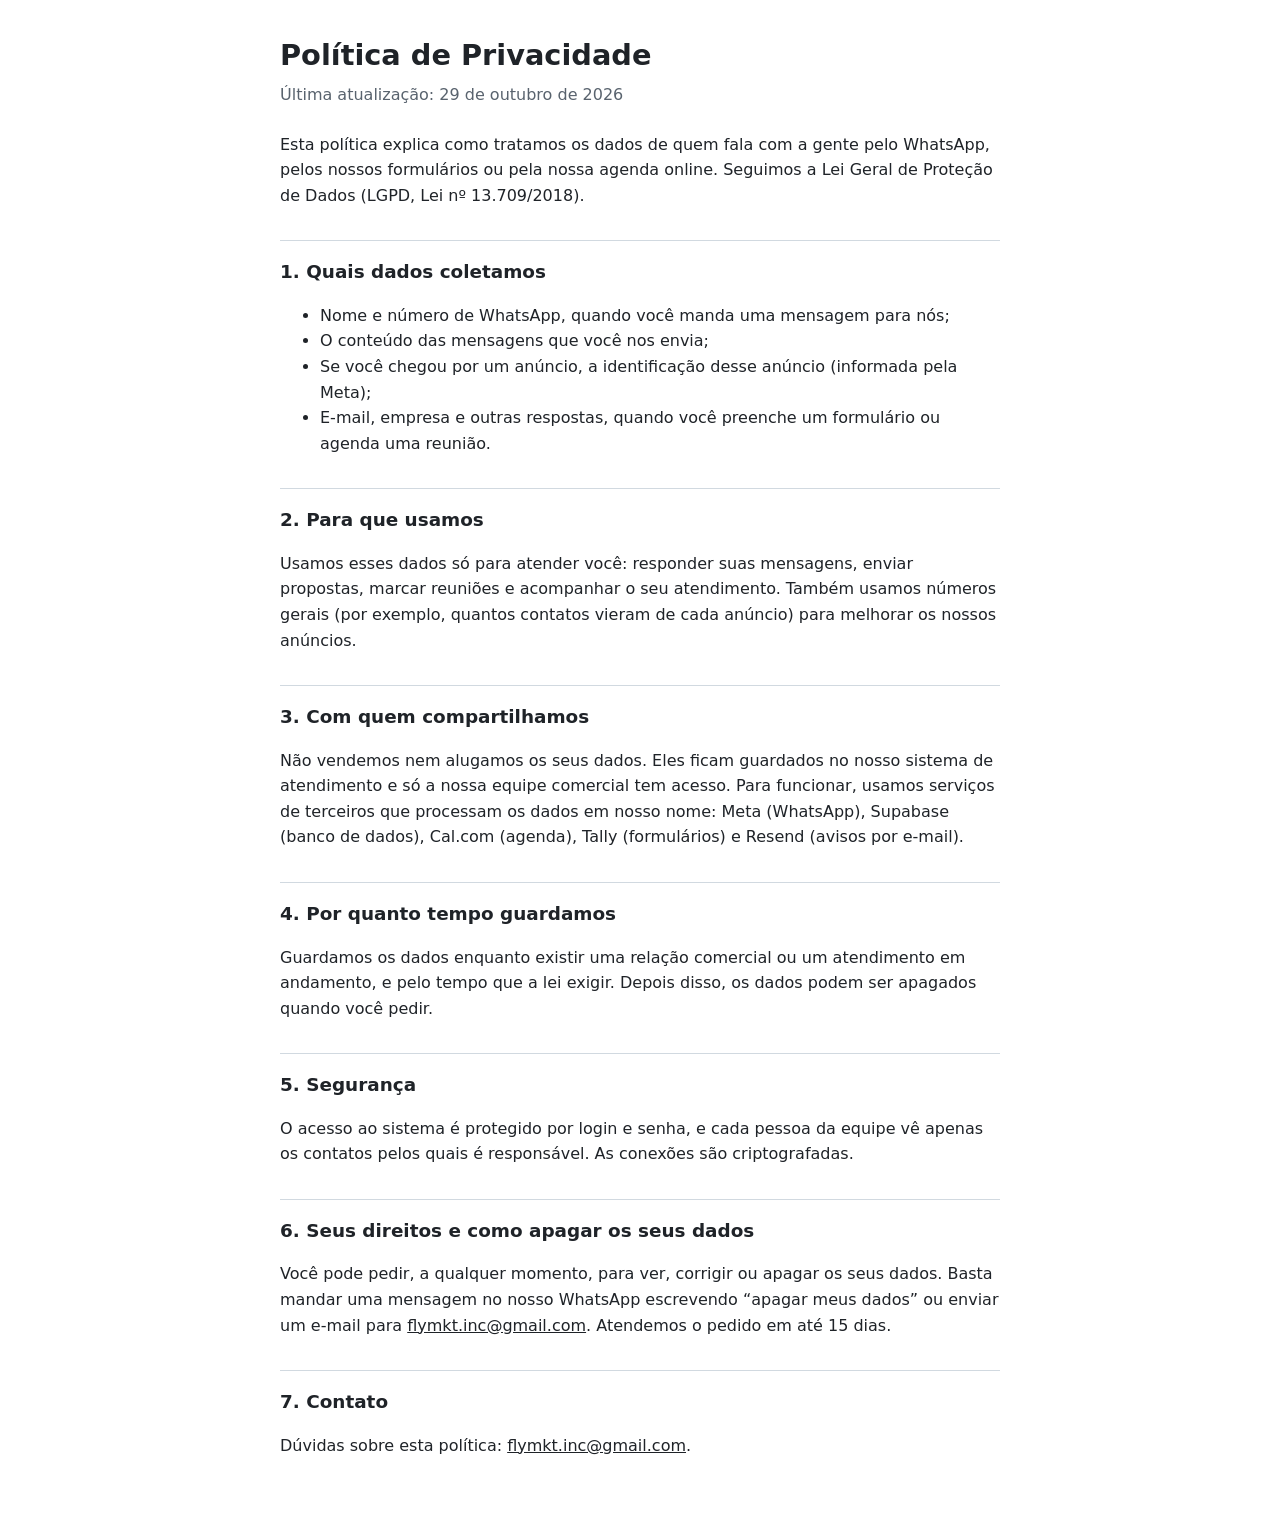
<file: privacidade.html>
<!doctype html>
<html lang="pt-BR">
<head>
  <meta charset="utf-8">
  <meta name="viewport" content="width=device-width, initial-scale=1">
  <meta http-equiv="Content-Security-Policy" content="default-src 'none'; style-src 'unsafe-inline'; base-uri 'none'; form-action 'none'">
  <meta name="referrer" content="no-referrer">
  <title>Política de Privacidade</title>
  <style>
    :root { --fundo: #ffffff; --texto: #1f2328; --suave: #59636e; --linha: #d1d9e0; }
    @media (prefers-color-scheme: dark) {
      :root { --fundo: #0d1117; --texto: #e6edf3; --suave: #9198a1; --linha: #30363d; }
    }
    body { margin: 0; background: var(--fundo); color: var(--texto);
           font: 16px/1.6 system-ui, -apple-system, "Segoe UI", Roboto, sans-serif; }
    main { max-width: 720px; margin: 0 auto; padding: 32px 16px 64px; }
    h1 { font-size: 1.8rem; margin: 0 0 4px; }
    h2 { font-size: 1.15rem; margin: 32px 0 8px; padding-top: 16px; border-top: 1px solid var(--linha); }
    .data { color: var(--suave); margin: 0 0 24px; }
    a { color: inherit; }
  </style>
</head>
<body>
<main>
  <h1>Política de Privacidade</h1>
  <p class="data">Última atualização: 29 de outubro de 2026</p>

  <p>Esta política explica como tratamos os dados de quem fala com a gente pelo WhatsApp,
  pelos nossos formulários ou pela nossa agenda online. Seguimos a Lei Geral de Proteção de
  Dados (LGPD, Lei nº 13.709/2018).</p>

  <h2>1. Quais dados coletamos</h2>
  <ul>
    <li>Nome e número de WhatsApp, quando você manda uma mensagem para nós;</li>
    <li>O conteúdo das mensagens que você nos envia;</li>
    <li>Se você chegou por um anúncio, a identificação desse anúncio (informada pela Meta);</li>
    <li>E-mail, empresa e outras respostas, quando você preenche um formulário ou agenda uma reunião.</li>
  </ul>

  <h2>2. Para que usamos</h2>
  <p>Usamos esses dados só para atender você: responder suas mensagens, enviar propostas,
  marcar reuniões e acompanhar o seu atendimento. Também usamos números gerais (por exemplo,
  quantos contatos vieram de cada anúncio) para melhorar os nossos anúncios.</p>

  <h2>3. Com quem compartilhamos</h2>
  <p>Não vendemos nem alugamos os seus dados. Eles ficam guardados no nosso sistema de
  atendimento e só a nossa equipe comercial tem acesso. Para funcionar, usamos serviços de
  terceiros que processam os dados em nosso nome: Meta (WhatsApp), Supabase (banco de dados),
  Cal.com (agenda), Tally (formulários) e Resend (avisos por e-mail).</p>

  <h2>4. Por quanto tempo guardamos</h2>
  <p>Guardamos os dados enquanto existir uma relação comercial ou um atendimento em andamento,
  e pelo tempo que a lei exigir. Depois disso, os dados podem ser apagados quando você pedir.</p>

  <h2>5. Segurança</h2>
  <p>O acesso ao sistema é protegido por login e senha, e cada pessoa da equipe vê apenas os
  contatos pelos quais é responsável. As conexões são criptografadas.</p>

  <h2 id="exclusao">6. Seus direitos e como apagar os seus dados</h2>
  <p>Você pode pedir, a qualquer momento, para ver, corrigir ou apagar os seus dados. Basta
  mandar uma mensagem no nosso WhatsApp escrevendo “apagar meus dados” ou enviar um e-mail para
  <a href="mailto:flymkt.inc@gmail.com">flymkt.inc@gmail.com</a>. Atendemos o pedido em até 15 dias.</p>

  <h2>7. Contato</h2>
  <p>Dúvidas sobre esta política: <a href="mailto:flymkt.inc@gmail.com">flymkt.inc@gmail.com</a>.</p>
</main>
</body>
</html>
</file>
